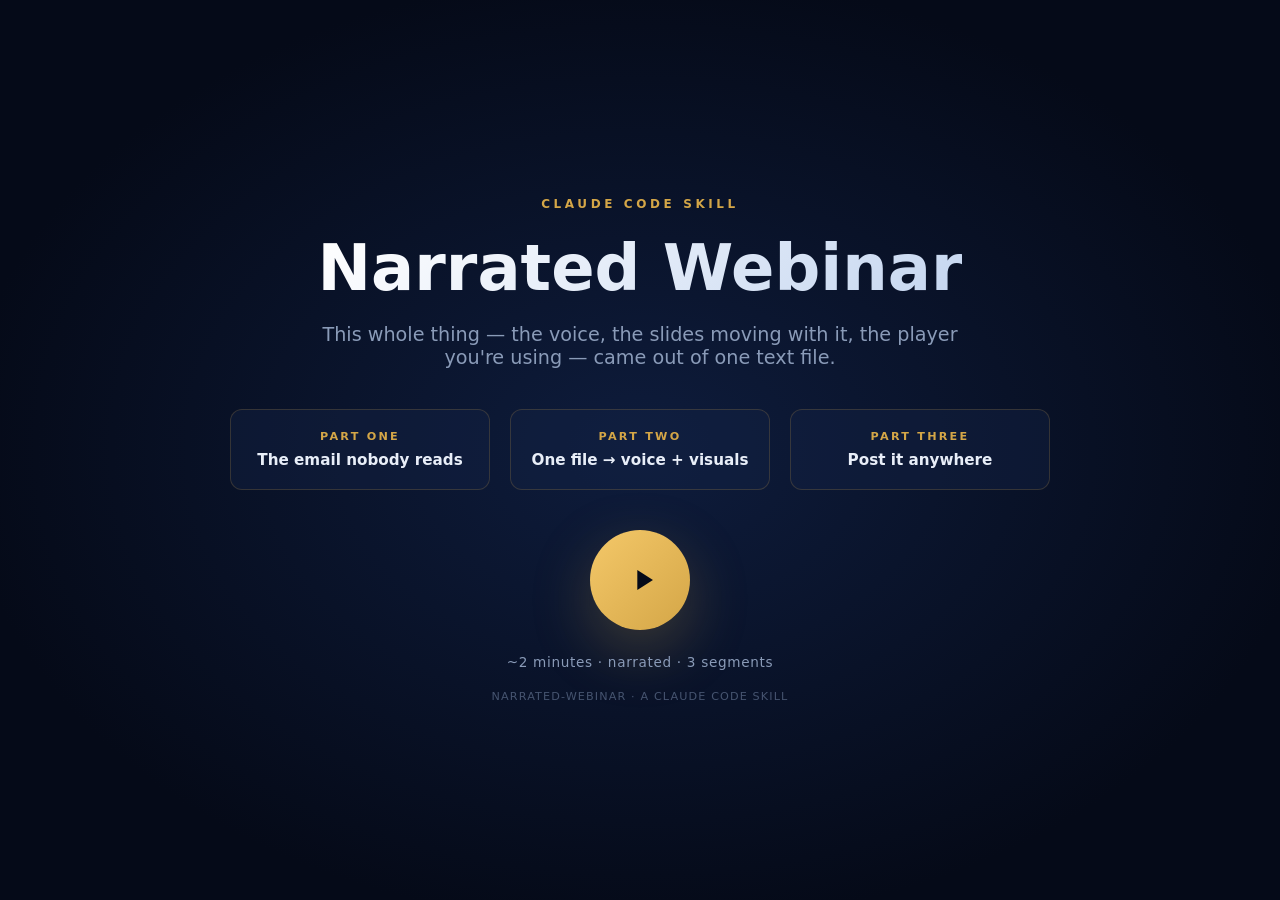
<file: xpost/index.html>
<!DOCTYPE html>
<html lang="en">
<head>
<meta charset="UTF-8">
<meta name="viewport" content="width=device-width, initial-scale=1.0">
<title>Narrated Webinar</title>
<style>
  :root {
    --navy-900: #050a18;
    --navy-800: #0a1428;
    --navy-700: #0f1d3a;
    --navy-600: #162a4e;
    --gold: #d4a647;
    --gold-bright: #f4c869;
    --red: #e74c3c;
    --green: #4ade80;
    --blue: #60a5fa;
    --text: #e8eef8;
    --text-dim: #8a9bb8;
    --text-dimmer: #5a6a87;
    --border: rgba(255,255,255,0.1);
  }
  * { box-sizing: border-box; margin: 0; padding: 0; }
  html, body {
    height: 100%;
    background: var(--navy-900);
    color: var(--text);
    font-family: -apple-system, BlinkMacSystemFont, "Segoe UI", "Inter", system-ui, sans-serif;
    overflow: hidden;
  }
  body {
    background:
      radial-gradient(ellipse at top right, #142347 0%, var(--navy-900) 55%),
      var(--navy-900);
  }

  /* ====================================================
     START SCREEN
  ==================================================== */
  #start-screen {
    position: fixed; inset: 0;
    display: flex; flex-direction: column;
    align-items: center; justify-content: center;
    z-index: 200;
    background: radial-gradient(ellipse at center, #0e1c3c 0%, #050a18 75%);
    transition: opacity 0.8s ease;
    padding: 2rem;
  }
  #start-screen.hidden { opacity: 0; pointer-events: none; }

  .title-eyebrow {
    color: var(--gold);
    letter-spacing: 0.3em;
    font-size: 0.75rem;
    text-transform: uppercase;
    margin-bottom: 1.5rem;
    font-weight: 600;
  }
  .title-main {
    font-size: clamp(2.25rem, 5.5vw, 4rem);
    font-weight: 800;
    text-align: center;
    line-height: 1.05;
    max-width: 1000px;
    background: linear-gradient(135deg, #ffffff 0%, #c5d6f0 100%);
    -webkit-background-clip: text;
    background-clip: text;
    -webkit-text-fill-color: transparent;
  }
  .title-sub {
    margin-top: 1.25rem;
    font-size: clamp(1rem, 1.5vw, 1.2rem);
    color: var(--text-dim);
    text-align: center;
    max-width: 700px;
  }

  .preview-grid {
    display: grid;
    grid-template-columns: repeat(3, 1fr);
    gap: 1.25rem;
    margin-top: 2.5rem;
    max-width: 820px;
    width: 100%;
  }
  .preview-pillar {
    background: rgba(20, 35, 71, 0.4);
    border: 1px solid rgba(212, 166, 71, 0.2);
    border-radius: 12px;
    padding: 1.25rem;
    text-align: center;
  }
  .preview-pillar-num {
    color: var(--gold);
    font-size: 0.7rem;
    letter-spacing: 0.2em;
    font-weight: 700;
    margin-bottom: 0.5rem;
  }
  .preview-pillar-title {
    font-size: 0.95rem;
    font-weight: 600;
    color: var(--text);
  }

  .play-button {
    margin-top: 2.5rem;
    width: 100px; height: 100px;
    border-radius: 50%;
    background: linear-gradient(135deg, var(--gold-bright), var(--gold));
    border: none;
    cursor: pointer;
    display: flex; align-items: center; justify-content: center;
    box-shadow: 0 0 0 0 rgba(212, 166, 71, 0.6),
                0 20px 60px rgba(212, 166, 71, 0.25);
    transition: transform 0.3s ease;
    animation: pulse 2.4s ease-out infinite;
  }
  .play-button:hover { transform: scale(1.06); }
  .play-button svg { width: 34px; height: 34px; fill: var(--navy-900); margin-left: 5px; }

  @keyframes pulse {
    0%   { box-shadow: 0 0 0 0 rgba(212,166,71,0.5), 0 20px 60px rgba(212,166,71,0.25); }
    70%  { box-shadow: 0 0 0 28px rgba(212,166,71,0), 0 20px 60px rgba(212,166,71,0.25); }
    100% { box-shadow: 0 0 0 0 rgba(212,166,71,0), 0 20px 60px rgba(212,166,71,0.25); }
  }

  .start-meta {
    margin-top: 1.5rem;
    color: var(--text-dim);
    font-size: 0.85rem;
    letter-spacing: 0.05em;
  }
  .property-line {
    margin-top: 1.25rem;
    color: var(--text-dimmer);
    font-size: 0.7rem;
    letter-spacing: 0.1em;
    text-transform: uppercase;
    opacity: 0.75;
  }
  #stage-property {
    position: fixed;
    bottom: 0.35rem; right: 1.5rem;
    color: rgba(138, 155, 184, 0.5);
    font-size: 0.65rem;
    letter-spacing: 0.12em;
    text-transform: uppercase;
    z-index: 60;
    pointer-events: none;
  }

  /* ====================================================
     APP SHELL
  ==================================================== */
  #app {
    position: fixed; inset: 0;
    display: grid;
    grid-template-columns: 280px 1fr;
    grid-template-rows: 1fr auto;
    opacity: 0;
    transition: opacity 0.8s ease;
  }
  #app.visible { opacity: 1; }

  /* ----- Sidebar ----- */
  #sidebar {
    grid-row: 1 / 3;
    background: rgba(5, 10, 24, 0.85);
    border-right: 1px solid var(--border);
    padding: 1.75rem 0 1rem;
    overflow-y: auto;
    backdrop-filter: blur(10px);
  }
  .sidebar-header {
    padding: 0 1.5rem 1.5rem;
    border-bottom: 1px solid var(--border);
    margin-bottom: 1rem;
  }
  .sidebar-eyebrow {
    color: var(--gold);
    font-size: 0.65rem;
    letter-spacing: 0.25em;
    font-weight: 700;
    text-transform: uppercase;
  }
  .sidebar-title {
    margin-top: 0.4rem;
    font-size: 1.05rem;
    font-weight: 700;
    line-height: 1.25;
  }

  .chapter-list { list-style: none; }
  .chapter-item {
    display: flex;
    align-items: center;
    gap: 0.9rem;
    padding: 0.85rem 1.5rem;
    cursor: pointer;
    border-left: 3px solid transparent;
    transition: background 0.15s ease, border-color 0.15s ease;
    color: var(--text-dim);
  }
  .chapter-item:hover { background: rgba(212,166,71,0.05); color: var(--text); }
  .chapter-item.active {
    background: rgba(212,166,71,0.08);
    border-left-color: var(--gold);
    color: var(--text);
  }
  .chapter-item.played { color: var(--text); }
  .chapter-num {
    font-size: 0.7rem;
    font-weight: 700;
    color: var(--gold);
    font-variant-numeric: tabular-nums;
    min-width: 22px;
  }
  .chapter-title { font-size: 0.9rem; font-weight: 500; }

  /* ----- Main stage ----- */
  #stage {
    grid-row: 1;
    grid-column: 2;
    position: relative;
    overflow: hidden;
  }

  .scene {
    position: absolute;
    inset: 0;
    padding: 2.5rem 4rem 4rem;
    display: flex;
    flex-direction: column;
    justify-content: center;
    opacity: 0;
    transform: translateY(20px);
    transition: opacity 0.8s ease, transform 0.8s ease;
    pointer-events: none;
    overflow-y: auto;
  }
  .scene.active {
    opacity: 1;
    transform: translateY(0);
    pointer-events: auto;
  }

  .scene-header {
    display: flex;
    align-items: center;
    gap: 1rem;
    margin-bottom: 1.5rem;
  }
  .scene-chapter {
    color: var(--gold);
    font-size: 0.65rem;
    letter-spacing: 0.3em;
    font-weight: 700;
    text-transform: uppercase;
  }
  .scene-divider {
    flex: 1;
    height: 1px;
    background: linear-gradient(90deg, rgba(212,166,71,0.4), transparent);
    max-width: 200px;
  }

  .scene-title {
    font-size: clamp(1.6rem, 3.2vw, 2.5rem);
    font-weight: 800;
    line-height: 1.1;
    max-width: 1100px;
    margin-bottom: 1.25rem;
  }
  .scene-title em { font-style: normal; color: var(--gold-bright); }
  .scene-title .strike {
    color: var(--text-dimmer);
    text-decoration: line-through;
    text-decoration-color: rgba(231, 76, 60, 0.55);
    text-decoration-thickness: 3px;
  }

  /* ====================================================
     BOTTOM CONTROLS
  ==================================================== */
  #bottom-bar {
    grid-row: 2;
    grid-column: 2;
    padding: 1.25rem 3rem 1.5rem;
    background: linear-gradient(180deg, transparent, rgba(5,10,24,0.95) 30%);
    display: flex;
    align-items: center;
    gap: 1.5rem;
    z-index: 50;
  }

  .control-btn {
    background: rgba(255,255,255,0.08);
    border: 1px solid rgba(255,255,255,0.15);
    width: 42px; height: 42px;
    border-radius: 50%;
    cursor: pointer;
    display: flex; align-items: center; justify-content: center;
    color: var(--text);
    transition: background 0.2s ease;
    flex-shrink: 0;
  }
  .control-btn:hover { background: rgba(212,166,71,0.2); }
  .control-btn svg { width: 16px; height: 16px; fill: currentColor; }
  .control-btn .hidden { display: none; }

  .segment-info {
    display: flex;
    flex-direction: column;
    min-width: 220px;
    max-width: 320px;
  }
  .segment-chapter {
    color: var(--gold);
    font-size: 0.65rem;
    letter-spacing: 0.2em;
    font-weight: 700;
    text-transform: uppercase;
  }
  .segment-title {
    font-size: 0.88rem;
    color: var(--text);
    line-height: 1.3;
    margin-top: 0.2rem;
  }

  .progress-track {
    flex: 1;
    height: 4px;
    background: rgba(255,255,255,0.1);
    border-radius: 2px;
    overflow: hidden;
    position: relative;
  }
  .progress-fill {
    position: absolute;
    top: 0; left: 0; bottom: 0;
    background: linear-gradient(90deg, var(--gold), var(--gold-bright));
    width: 0%;
    border-radius: 2px;
    transition: width 0.2s linear;
  }
  .time-display {
    color: var(--text-dim);
    font-size: 0.8rem;
    font-variant-numeric: tabular-nums;
    min-width: 110px;
    text-align: right;
  }

  @media (max-width: 960px) {
    #app { grid-template-columns: 1fr; }
    #sidebar { display: none; }
    #bottom-bar { grid-column: 1; padding: 1rem; }
    .scene { padding: 3rem 1.5rem 6rem; }
    .vendor-grid, .dept-grid, .monday-grid, .pillars { grid-template-columns: 1fr 1fr; }
    .dept-grid { grid-template-columns: repeat(2, 1fr); }
  }


  .scene-email {
    display: flex; align-items: center; justify-content: center;
    padding: 3rem;
    position: relative;
  }
  .email-window {
    width: 540px; max-width: 90%;
    background: #f5f3ee;
    border-radius: 10px;
    box-shadow: 0 30px 80px rgba(0,0,0,0.5);
    overflow: hidden;
    color: #1a2a4f;
    opacity: 0;
    transform: translateY(24px) scale(0.97);
    transition: opacity 0.8s ease, transform 0.9s ease, filter 1.2s ease;
  }
  .scene-email.active .email-window { opacity: 1; transform: translateY(0) scale(1); }
  /* When the narration says it gets half-skimmed, the whole thing greys out. */
  .scene-email.skimmed .email-window { filter: grayscale(1) brightness(0.82); opacity: 0.55; }

  .email-bar {
    display: flex; align-items: center; gap: 0.4rem;
    padding: 0.6rem 0.9rem;
    background: #e3ded2;
    border-bottom: 1px solid rgba(0,0,0,0.08);
  }
  .email-dot { width: 11px; height: 11px; border-radius: 50%; background: #c4bdab; }
  .email-dot:nth-child(1) { background: #e0726a; }
  .email-dot:nth-child(2) { background: #e0b94f; }
  .email-dot:nth-child(3) { background: #79b06a; }
  .email-from {
    margin-left: auto;
    font-size: 0.7rem; font-weight: 700; letter-spacing: 0.08em;
    color: #6a6657; text-transform: uppercase;
  }
  .email-head { padding: 1rem 1.4rem 0.6rem; border-bottom: 1px solid rgba(0,0,0,0.07); }
  .email-row { display: flex; gap: 0.8rem; padding: 0.2rem 0; font-size: 0.85rem; }
  .email-k { width: 56px; color: #8a8675; font-weight: 700; }
  .email-v { color: #2a3550; font-weight: 600; }
  .email-body { padding: 1.2rem 1.4rem 1.6rem; }
  .email-line {
    display: block; height: 9px; border-radius: 3px;
    background: #c9c3b3;
    margin: 0.62rem 0;
    transform-origin: left center;
    transform: scaleX(0);
    transition: transform 0.5s ease;
  }
  .email-line.short { width: 62%; }
  .scene-email.active .email-line { transform: scaleX(1); }
  .scene-email.active .email-line:nth-child(1)  { transition-delay: 1.0s; }
  .scene-email.active .email-line:nth-child(2)  { transition-delay: 1.3s; }
  .scene-email.active .email-line:nth-child(3)  { transition-delay: 1.6s; }
  .scene-email.active .email-line:nth-child(4)  { transition-delay: 1.9s; }
  .scene-email.active .email-line:nth-child(5)  { transition-delay: 2.2s; }
  .scene-email.active .email-line:nth-child(6)  { transition-delay: 2.5s; }
  .scene-email.active .email-line:nth-child(7)  { transition-delay: 2.8s; }
  .scene-email.active .email-line:nth-child(8)  { transition-delay: 3.1s; }
  .scene-email.active .email-line:nth-child(9)  { transition-delay: 3.4s; }
  .scene-email.active .email-line:nth-child(10) { transition-delay: 3.7s; }

  .email-stamp {
    position: absolute;
    top: 38%; left: 50%;
    transform: translate(-50%, -50%) rotate(-14deg) scale(1.6);
    font-size: 2.4rem; font-weight: 900; letter-spacing: 0.2em;
    color: var(--red);
    border: 5px solid var(--red);
    border-radius: 10px;
    padding: 0.4rem 1.4rem;
    opacity: 0;
    text-transform: uppercase;
    transition: opacity 0.5s ease, transform 0.5s ease;
  }
  .scene-email.skimmed .email-stamp {
    opacity: 0.9;
    transform: translate(-50%, -50%) rotate(-14deg) scale(1);
  }

  .email-better {
    position: absolute;
    bottom: 12%; left: 0; right: 0;
    text-align: center;
    font-size: clamp(1.1rem, 2.2vw, 1.6rem);
    font-style: italic;
    color: var(--gold-bright);
    opacity: 0;
    transform: translateY(14px);
    transition: opacity 1s ease, transform 1s ease;
  }
  .scene-email.better .email-better { opacity: 1; transform: translateY(0); }


  .scene-webinar {
    display: flex; flex-direction: column;
    align-items: center; justify-content: center;
    padding: 2.5rem 4rem;
    gap: 2.4rem;
  }
  .web-flow {
    display: flex; align-items: center; justify-content: center;
    gap: 2rem;
    width: 100%; max-width: 1100px;
  }

  .web-file {
    flex: 0 0 auto;
    width: 420px;
    background: #0c172e;
    border: 1px solid rgba(212, 166, 71, 0.35);
    border-radius: 14px;
    padding: 1.1rem 1.3rem 1.4rem;
    box-shadow: 0 24px 60px rgba(0,0,0,0.45);
    opacity: 0; transform: translateX(-30px);
    transition: opacity 0.8s ease, transform 0.8s ease;
  }
  .scene-webinar.active .web-file { opacity: 1; transform: translateX(0); transition-delay: 0.6s; }
  .web-file-name {
    font-family: ui-monospace, SFMono-Regular, Menlo, monospace;
    font-size: 0.78rem; color: var(--gold-bright); letter-spacing: 0.05em;
    margin-bottom: 0.8rem; padding-bottom: 0.6rem;
    border-bottom: 1px solid var(--border);
  }
  .web-code {
    font-family: ui-monospace, SFMono-Regular, Menlo, monospace;
    font-size: 0.74rem; line-height: 1.75; color: var(--text);
  }
  .web-cl { white-space: nowrap; }
  .web-indent { padding-left: 1.2rem; }
  .web-indent2 { padding-left: 2.4rem; }
  .web-key { color: var(--blue); font-weight: 700; }
  .web-dim { color: var(--text-dimmer); }
  .web-str { color: #7fd6a0; }
  .web-val { color: var(--gold); }
  .web-nar {
    color: var(--gold-bright);
    background: rgba(244, 200, 105, 0.12);
    border-radius: 4px; padding: 0 4px;
  }
  .web-file-tag {
    margin-top: 1rem; font-size: 0.68rem; letter-spacing: 0.18em;
    text-transform: uppercase; color: var(--gold);
    text-align: center; font-weight: 700;
  }

  .web-arrow {
    color: var(--gold); font-size: 2rem; font-weight: 700;
    opacity: 0; transform: scale(0.5);
    transition: opacity 0.6s ease, transform 0.6s ease;
  }
  .scene-webinar.active .web-arrow { opacity: 1; transform: scale(1); transition-delay: 9s; }

  .web-outs { display: flex; flex-direction: column; gap: 0.9rem; flex: 0 0 auto; width: 320px; }
  .web-out {
    display: flex; align-items: center; gap: 1rem;
    background: rgba(20, 35, 71, 0.55);
    border: 1px solid var(--border);
    border-radius: 12px;
    padding: 0.9rem 1.1rem;
    opacity: 0; transform: translateX(26px);
    transition: opacity 0.7s ease, transform 0.7s ease;
  }
  .scene-webinar.active .web-out { opacity: 1; transform: translateX(0); }
  .scene-webinar.active .web-out-voice  { transition-delay: 15.5s; border-color: rgba(96,165,250,0.4); }
  .scene-webinar.active .web-out-scene  { transition-delay: 19s; border-color: rgba(244,200,105,0.4); }
  .scene-webinar.active .web-out-player { transition-delay: 23s; border-color: rgba(74,222,128,0.4); }
  .web-out-label { font-size: 0.9rem; font-weight: 600; color: var(--text); }

  /* voice — equalizer bars */
  .web-bars { display: flex; align-items: flex-end; gap: 3px; height: 34px; width: 54px; flex: 0 0 auto; }
  .web-bars i {
    flex: 1; background: var(--blue); border-radius: 2px; height: 30%;
  }
  .scene-webinar.active .web-out-voice .web-bars i { animation: webEq 1s ease-in-out infinite; }
  .web-bars i:nth-child(1) { animation-delay: 0s; }
  .web-bars i:nth-child(2) { animation-delay: 0.12s; }
  .web-bars i:nth-child(3) { animation-delay: 0.24s; }
  .web-bars i:nth-child(4) { animation-delay: 0.36s; }
  .web-bars i:nth-child(5) { animation-delay: 0.48s; }
  .web-bars i:nth-child(6) { animation-delay: 0.6s; }
  .web-bars i:nth-child(7) { animation-delay: 0.72s; }
  @keyframes webEq { 0%,100% { height: 25%; } 50% { height: 100%; } }

  /* scene — three blocks fading in a loop */
  .web-scene-mini { display: flex; gap: 4px; width: 54px; height: 34px; flex: 0 0 auto; }
  .web-scene-mini span { flex: 1; border-radius: 3px; background: var(--gold); opacity: 0.3; }
  .scene-webinar.active .web-out-scene .web-scene-mini span { animation: webPulse 1.8s ease-in-out infinite; }
  .web-scene-mini span:nth-child(2) { animation-delay: 0.4s; }
  .web-scene-mini span:nth-child(3) { animation-delay: 0.8s; }
  @keyframes webPulse { 0%,100% { opacity: 0.25; } 50% { opacity: 1; } }

  /* player — mini chrome */
  .web-player-mini {
    width: 54px; height: 34px; flex: 0 0 auto;
    display: flex; gap: 3px;
    border: 1px solid var(--border); border-radius: 5px; padding: 3px;
    background: var(--navy-900);
  }
  .web-pm-side { width: 14px; display: flex; flex-direction: column; gap: 3px; }
  .web-pm-side b { display: block; height: 4px; border-radius: 1px; background: var(--green); opacity: 0.6; }
  .web-pm-side b:first-child { opacity: 1; }
  .web-pm-stage { flex: 1; background: rgba(255,255,255,0.05); border-radius: 3px; position: relative; }
  .web-pm-prog { position: absolute; left: 0; bottom: 0; height: 3px; width: 30%; background: var(--green); border-radius: 2px; }
  .scene-webinar.active .web-out-player .web-pm-prog { animation: webProg 3.5s linear infinite; }
  @keyframes webProg { from { width: 8%; } to { width: 96%; } }

  .web-tagline { display: flex; gap: 1.6rem; }
  .web-tagline span {
    font-size: clamp(0.95rem, 1.6vw, 1.25rem);
    font-weight: 800; letter-spacing: 0.04em;
    color: var(--gold-bright);
    opacity: 0; transform: translateY(12px);
    transition: opacity 0.6s ease, transform 0.6s ease;
  }
  .scene-webinar.active .web-tagline span:nth-child(1) { transition-delay: 29s; }
  .scene-webinar.active .web-tagline span:nth-child(2) { transition-delay: 29.6s; }
  .scene-webinar.active .web-tagline span:nth-child(3) { transition-delay: 30.2s; }
  .scene-webinar.active .web-tagline span { opacity: 1; transform: translateY(0); }


  .scene-ship {
    display: flex; flex-direction: column;
    align-items: center; justify-content: center;
    padding: 3rem;
    gap: 2rem;
    text-align: center;
    background: radial-gradient(ellipse at center, #142347 0%, #050a18 72%);
  }

  .ship-artifacts { display: flex; align-items: center; gap: 2.4rem; }

  .ship-folder {
    width: 220px;
    opacity: 0; transform: translateY(22px) scale(0.95);
    transition: opacity 0.8s ease, transform 0.8s ease;
  }
  .scene-ship.active .ship-folder { opacity: 1; transform: translateY(0) scale(1); transition-delay: 2s; }
  .ship-folder-tab {
    width: 90px; height: 16px;
    background: var(--gold); border-radius: 8px 8px 0 0;
    margin-left: 8px;
  }
  .ship-folder-body {
    background: linear-gradient(180deg, #f4c869, #d4a647);
    border-radius: 0 10px 10px 10px;
    padding: 1.1rem 1rem;
    box-shadow: 0 20px 50px rgba(0,0,0,0.45);
    text-align: left;
  }
  .ship-file {
    background: rgba(255,255,255,0.85);
    color: #1a2a4f;
    font-family: ui-monospace, SFMono-Regular, Menlo, monospace;
    font-size: 0.85rem; font-weight: 600;
    padding: 0.5rem 0.7rem;
    border-radius: 6px;
    margin: 0.4rem 0;
    display: flex; align-items: center; gap: 0.5rem;
  }
  .ship-fi { color: var(--gold); }

  .ship-mp4 {
    width: 150px; height: 96px;
    border-radius: 12px;
    background: rgba(20, 35, 71, 0.7);
    border: 1px solid var(--gold);
    display: flex; flex-direction: column; align-items: center; justify-content: center;
    gap: 0.5rem;
    box-shadow: 0 16px 44px rgba(0,0,0,0.4);
    opacity: 0; transform: scale(0.8);
    transition: opacity 0.7s ease, transform 0.7s ease;
  }
  .scene-ship.active .ship-mp4 { opacity: 1; transform: scale(1); transition-delay: 7s; }
  .ship-mp4-play {
    width: 40px; height: 40px; border-radius: 50%;
    background: linear-gradient(135deg, var(--gold-bright), var(--gold));
    color: var(--navy-900);
    display: flex; align-items: center; justify-content: center;
    font-size: 1.1rem; padding-left: 3px;
  }
  .ship-mp4-label { font-size: 0.85rem; font-weight: 700; color: var(--text); letter-spacing: 0.1em; }

  .ship-hosts { display: flex; flex-wrap: wrap; justify-content: center; gap: 0.7rem; }
  .ship-hosts span {
    font-size: 0.85rem; font-weight: 600;
    color: var(--text-dim);
    border: 1px solid var(--border);
    border-radius: 999px;
    padding: 0.35rem 1rem;
    opacity: 0; transform: translateY(10px);
    transition: opacity 0.5s ease, transform 0.5s ease;
  }
  .scene-ship.active .ship-hosts span { opacity: 1; transform: translateY(0); }
  .scene-ship.active .ship-hosts span:nth-child(1) { transition-delay: 12.0s; }
  .scene-ship.active .ship-hosts span:nth-child(2) { transition-delay: 12.4s; }
  .scene-ship.active .ship-hosts span:nth-child(3) { transition-delay: 12.8s; }
  .scene-ship.active .ship-hosts span:nth-child(4) { transition-delay: 13.2s; }
  .scene-ship.active .ship-hosts span:nth-child(5) {
    transition-delay: 13.6s;
    color: var(--gold-bright); border-color: var(--gold);
  }

  .ship-cta {
    font-family: ui-monospace, SFMono-Regular, Menlo, monospace;
    font-size: clamp(1.6rem, 3.4vw, 2.6rem);
    font-weight: 800;
    color: var(--navy-900);
    background: linear-gradient(135deg, var(--gold-bright), var(--gold));
    padding: 0.7rem 2rem;
    border-radius: 999px;
    box-shadow: 0 20px 50px rgba(212, 166, 71, 0.4);
    opacity: 0; transform: translateY(20px);
    transition: opacity 0.8s ease, transform 0.8s ease;
  }
  .scene-ship.active .ship-cta { opacity: 1; transform: translateY(0); transition-delay: 17.5s; animation: pulse 3s ease-out infinite 19s; }

  .ship-closer {
    font-size: clamp(1.1rem, 2.2vw, 1.5rem);
    font-style: italic;
    color: var(--gold-bright);
    opacity: 0; transform: translateY(14px);
    transition: opacity 1.1s ease, transform 1.1s ease;
  }
  .scene-ship.active .ship-closer { opacity: 1; transform: translateY(0); transition-delay: 22.5s; }

</style>
</head>
<body>

  <!-- ================= START SCREEN ================= -->
  <div id="start-screen">
    <div class="title-eyebrow">CLAUDE CODE SKILL</div>
    <h1 class="title-main">Narrated Webinar</h1>
    <p class="title-sub">This whole thing — the voice, the slides moving with it, the player you're using — came out of one text file.</p>
    <div class="preview-grid">
      <div class="preview-pillar"><div class="preview-pillar-num">PART ONE</div><div class="preview-pillar-title">The email nobody reads</div></div>
<div class="preview-pillar"><div class="preview-pillar-num">PART TWO</div><div class="preview-pillar-title">One file → voice + visuals</div></div>
<div class="preview-pillar"><div class="preview-pillar-num">PART THREE</div><div class="preview-pillar-title">Post it anywhere</div></div>
    </div>
    <button class="play-button" id="play-btn" aria-label="Start webinar">
      <svg viewBox="0 0 24 24"><path d="M8 5v14l11-7z"/></svg>
    </button>
    <div class="start-meta">~2 minutes · narrated · 3 segments</div>
    <div class="property-line">narrated-webinar · a Claude Code skill</div>
  </div>

  <!-- ================= APP ================= -->
  <div id="app">

    <!-- Sidebar -->
    <aside id="sidebar">
      <div class="sidebar-header">
        <div class="sidebar-eyebrow">Claude Code Skill</div>
        <div class="sidebar-title">Narrated Webinar</div>
      </div>
      <ul class="chapter-list" id="chapter-list"></ul>
    </aside>

    <!-- Stage -->
    <main id="stage">

      <div class="scene scene-email" data-scene="email">
        <div class="email-window">
          <div class="email-bar">
            <span class="email-dot"></span><span class="email-dot"></span><span class="email-dot"></span>
            <span class="email-from">Draft · generated by Claude</span>
          </div>
          <div class="email-head">
            <div class="email-row"><span class="email-k">To</span><span class="email-v">the whole team</span></div>
            <div class="email-row"><span class="email-k">Subject</span><span class="email-v">Re: the new thing — please read (it's long)</span></div>
          </div>
          <div class="email-body">
            <span class="email-line"></span>
            <span class="email-line"></span>
            <span class="email-line"></span>
            <span class="email-line short"></span>
            <span class="email-line"></span>
            <span class="email-line"></span>
            <span class="email-line short"></span>
            <span class="email-line"></span>
            <span class="email-line"></span>
            <span class="email-line short"></span>
          </div>
        </div>
        <div class="email-stamp">SKIMMED</div>
        <div class="email-better">There has to be a better way.</div>
</div>
<div class="scene scene-webinar" data-scene="webinar">
        <div class="web-flow">
          <div class="web-file">
            <div class="web-file-name">webinar.py</div>
            <div class="web-code">
              <div class="web-cl"><span class="web-key">META</span> = { <span class="web-dim">title, eyebrow, …</span> }</div>
              <div class="web-cl"><span class="web-key">VOICE</span> = { <span class="web-dim">id, model, settings</span> }</div>
              <div class="web-cl"><span class="web-key">SCENES</span> = { <span class="web-dim">email, webinar, ship</span> }</div>
              <div class="web-cl"><span class="web-key">CHAPTERS</span> = [</div>
              <div class="web-cl web-indent">{ <span class="web-str">"scene"</span>: <span class="web-val">"webinar"</span>,</div>
              <div class="web-cl web-indent2"><span class="web-str">"narration"</span>: <span class="web-nar">"Instead of drafting an email…"</span></div>
              <div class="web-cl web-indent">} ]</div>
            </div>
            <div class="web-file-tag">one source of truth</div>
          </div>

          <div class="web-arrow">→</div>

          <div class="web-outs">
            <div class="web-out web-out-voice">
              <div class="web-bars"><i></i><i></i><i></i><i></i><i></i><i></i><i></i></div>
              <div class="web-out-label">ElevenLabs voiceover</div>
            </div>
            <div class="web-out web-out-scene">
              <div class="web-scene-mini"><span></span><span></span><span></span></div>
              <div class="web-out-label">Animated scene per line</div>
            </div>
            <div class="web-out web-out-player">
              <div class="web-player-mini">
                <div class="web-pm-side"><b></b><b></b><b></b></div>
                <div class="web-pm-stage"><div class="web-pm-prog"></div></div>
              </div>
              <div class="web-out-label">A real player</div>
            </div>
          </div>
        </div>

        <div class="web-tagline">
          <span>Visual.</span><span>Narrated.</span><span>Easy to understand.</span>
        </div>
</div>
<div class="scene scene-ship" data-scene="ship">
        <div class="ship-artifacts">
          <div class="ship-folder">
            <div class="ship-folder-tab"></div>
            <div class="ship-folder-body">
              <div class="ship-file"><span class="ship-fi">■</span> index.html</div>
              <div class="ship-file"><span class="ship-fi">▸</span> audio/</div>
            </div>
          </div>
          <div class="ship-mp4">
            <div class="ship-mp4-play">▶</div>
            <div class="ship-mp4-label">.mp4</div>
          </div>
        </div>

        <div class="ship-hosts">
          <span>Netlify</span><span>Cloudflare Pages</span><span>GitHub Pages</span><span>S3</span><span>X</span>
        </div>

        <div class="ship-cta">/narrated-webinar</div>
        <div class="ship-closer">This was the pitch. It was also the demo.</div>
</div>

    </main>

    <!-- Bottom controls -->
    <div id="bottom-bar">
      <button class="control-btn" id="prev-btn" aria-label="Previous segment">
        <svg viewBox="0 0 24 24"><path d="M6 6h2v12H6zm3.5 6l8.5 6V6z"/></svg>
      </button>
      <button class="control-btn" id="pause-btn" aria-label="Pause">
        <svg viewBox="0 0 24 24" id="icon-pause"><path d="M6 19h4V5H6v14zm8-14v14h4V5h-4z"/></svg>
        <svg viewBox="0 0 24 24" id="icon-play" class="hidden"><path d="M8 5v14l11-7z"/></svg>
      </button>
      <button class="control-btn" id="next-btn" aria-label="Next segment">
        <svg viewBox="0 0 24 24"><path d="M6 18l8.5-6L6 6v12zM16 6v12h2V6h-2z"/></svg>
      </button>
      <div class="segment-info">
        <span class="segment-chapter" id="segment-chapter">—</span>
        <span class="segment-title" id="segment-title">—</span>
      </div>
      <div class="progress-track">
        <div class="progress-fill" id="progress-fill"></div>
      </div>
      <div class="time-display" id="time-display">0:00 / 0:00</div>
    </div>

    <div id="stage-property">narrated-webinar · a Claude Code skill</div>

  </div>

<script>
(function() {
  const SEGMENTS = [{"id": "s1_email", "chapter": 1, "chapterTitle": "The Email Nobody Reads", "title": "The Email Nobody Reads", "scene": "email", "timedClasses": [{"at": 12, "addClass": "skimmed"}, {"at": 16.5, "addClass": "better"}]}, {"id": "s2_webinar", "chapter": 2, "chapterTitle": "Make a Narrated Webinar", "title": "Make a Narrated Webinar", "scene": "webinar"}, {"id": "s3_ship", "chapter": 3, "chapterTitle": "Post It Anywhere", "title": "Post It Anywhere", "scene": "ship"}];
  const CHAPTERS = [{"num": 1, "title": "The Email Nobody Reads", "icon": "1", "firstIdx": 0}, {"num": 2, "title": "Make a Narrated Webinar", "icon": "2", "firstIdx": 1}, {"num": 3, "title": "Post It Anywhere", "icon": "3", "firstIdx": 2}];

  const startScreen = document.getElementById('start-screen');
  const app = document.getElementById('app');
  const playBtn = document.getElementById('play-btn');
  const prevBtn = document.getElementById('prev-btn');
  const nextBtn = document.getElementById('next-btn');
  const pauseBtn = document.getElementById('pause-btn');
  const iconPause = document.getElementById('icon-pause');
  const iconPlay = document.getElementById('icon-play');
  const progressFill = document.getElementById('progress-fill');
  const timeDisplay = document.getElementById('time-display');
  const chapterList = document.getElementById('chapter-list');
  const segmentChapter = document.getElementById('segment-chapter');
  const segmentTitle = document.getElementById('segment-title');
  const scenes = document.querySelectorAll('.scene');

  let currentIdx = 0;
  let currentAudio = null;
  let isPaused = false;
  let rafId = null;

  CHAPTERS.forEach((ch, i) => {
    const li = document.createElement('li');
    li.className = 'chapter-item';
    li.dataset.chapterIdx = i;
    li.dataset.firstSeg = ch.firstIdx;
    const num = document.createElement('span');
    num.className = 'chapter-num';
    num.textContent = ch.icon;
    li.appendChild(num);
    const title = document.createElement('span');
    title.className = 'chapter-title';
    title.textContent = ch.title;
    li.appendChild(title);
    li.addEventListener('click', () => { jumpToSegment(ch.firstIdx); });
    chapterList.appendChild(li);
  });
  const chapterEls = chapterList.querySelectorAll('.chapter-item');

  function updateChapterHighlight(segIdx) {
    const chNum = SEGMENTS[segIdx].chapter;
    CHAPTERS.forEach((ch, i) => {
      const el = chapterEls[i];
      el.classList.toggle('active', ch.num === chNum);
      el.classList.toggle('played', ch.num < chNum);
    });
  }

  function fmtTime(s) {
    if (!isFinite(s) || s < 0) s = 0;
    const m = Math.floor(s / 60);
    const sec = Math.floor(s % 60);
    return m + ':' + sec.toString().padStart(2, '0');
  }

  // Clear any timed classes a scene element accumulated, and deactivate it.
  function resetScene(s) {
    s.classList.remove('active');
    if (s.dataset.timedApplied) {
      s.dataset.timedApplied.split(',').forEach(c => { if (c) s.classList.remove(c); });
      s.dataset.timedApplied = '';
    }
    if (s.dataset.highlightSel) {
      s.querySelectorAll(s.dataset.highlightSel).forEach(c => {
        c.classList.remove('active', 'dim');
      });
      s.dataset.highlightSel = '';
    }
  }

  function showScene(seg) {
    scenes.forEach(resetScene);
    const el = document.querySelector('.scene[data-scene="' + seg.scene + '"]');
    if (!el) return;
    el.classList.add('active');
    if (seg.highlight) {
      const cards = el.querySelectorAll(seg.highlight.selector);
      const act = new Set(seg.highlight.activeIndices || []);
      cards.forEach((c, i) => {
        c.classList.toggle('active', act.has(i));
        c.classList.toggle('dim', act.size > 0 && !act.has(i));
      });
      el.dataset.highlightSel = seg.highlight.selector;
    }
  }

  function applyTimedClasses(seg, t) {
    if (!seg.timedClasses) return;
    const el = document.querySelector('.scene[data-scene="' + seg.scene + '"]');
    if (!el) return;
    const applied = new Set((el.dataset.timedApplied || '').split(',').filter(Boolean));
    seg.timedClasses.forEach(tc => {
      if (t >= tc.at) { el.classList.add(tc.addClass); applied.add(tc.addClass); }
      else { el.classList.remove(tc.addClass); applied.delete(tc.addClass); }
    });
    el.dataset.timedApplied = [...applied].join(',');
  }

  function updateProgress() {
    if (!currentAudio) return;
    const t = currentAudio.currentTime || 0;
    const d = currentAudio.duration || 0;
    const pct = d > 0 ? (t / d) * 100 : 0;
    progressFill.style.width = pct + '%';
    timeDisplay.textContent = fmtTime(t) + ' / ' + fmtTime(d);
    applyTimedClasses(SEGMENTS[currentIdx], t);
    if (!isPaused && !currentAudio.paused && !currentAudio.ended) {
      rafId = requestAnimationFrame(updateProgress);
    }
  }

  function playSegment(idx) {
    if (idx < 0 || idx >= SEGMENTS.length) { cancelAnimationFrame(rafId); return; }
    currentIdx = idx;
    const seg = SEGMENTS[idx];
    showScene(seg);
    updateChapterHighlight(idx);
    segmentChapter.textContent = 'Ch ' + seg.chapter + ' · ' + seg.chapterTitle;
    segmentTitle.textContent = seg.title;
    if (currentAudio) { currentAudio.pause(); currentAudio.onended = null; }
    currentAudio = new Audio('audio/' + seg.id + '.mp3');
    currentAudio.preload = 'auto';
    currentAudio.addEventListener('loadedmetadata', () => {
      timeDisplay.textContent = '0:00 / ' + fmtTime(currentAudio.duration);
    });
    currentAudio.onended = () => playSegment(idx + 1);
    // Don't hang the deck if a segment's audio can't load — advance past it.
    currentAudio.addEventListener('error', () => {
      console.warn('Audio failed to load, skipping:', seg.id);
      playSegment(idx + 1);
    });
    currentAudio.play().catch(err => console.warn('Playback failed:', err));
    cancelAnimationFrame(rafId);
    updateProgress();
    if (idx + 1 < SEGMENTS.length) {
      const next = new Audio('audio/' + SEGMENTS[idx + 1].id + '.mp3');
      next.preload = 'auto';
    }
  }

  function jumpToSegment(idx) {
    if (idx < 0 || idx >= SEGMENTS.length) return;
    playSegment(idx);
    isPaused = false;
    iconPause.classList.remove('hidden');
    iconPlay.classList.add('hidden');
  }

  playBtn.addEventListener('click', () => {
    startScreen.classList.add('hidden');
    app.classList.add('visible');
    setTimeout(() => playSegment(0), 600);
  });

  pauseBtn.addEventListener('click', () => {
    if (!currentAudio) return;
    if (currentAudio.paused) {
      currentAudio.play(); isPaused = false;
      iconPause.classList.remove('hidden'); iconPlay.classList.add('hidden');
      updateProgress();
    } else {
      currentAudio.pause(); isPaused = true;
      iconPause.classList.add('hidden'); iconPlay.classList.remove('hidden');
      cancelAnimationFrame(rafId);
    }
  });

  prevBtn.addEventListener('click', () => jumpToSegment(currentIdx - 1));
  nextBtn.addEventListener('click', () => jumpToSegment(currentIdx + 1));

  document.addEventListener('keydown', (e) => {
    if (startScreen.classList.contains('hidden')) {
      if (e.code === 'Space') { e.preventDefault(); pauseBtn.click(); }
      if (e.code === 'ArrowRight') nextBtn.click();
      if (e.code === 'ArrowLeft') prevBtn.click();
    }
  });
})();

</script>
</body>
</html>
</file>
